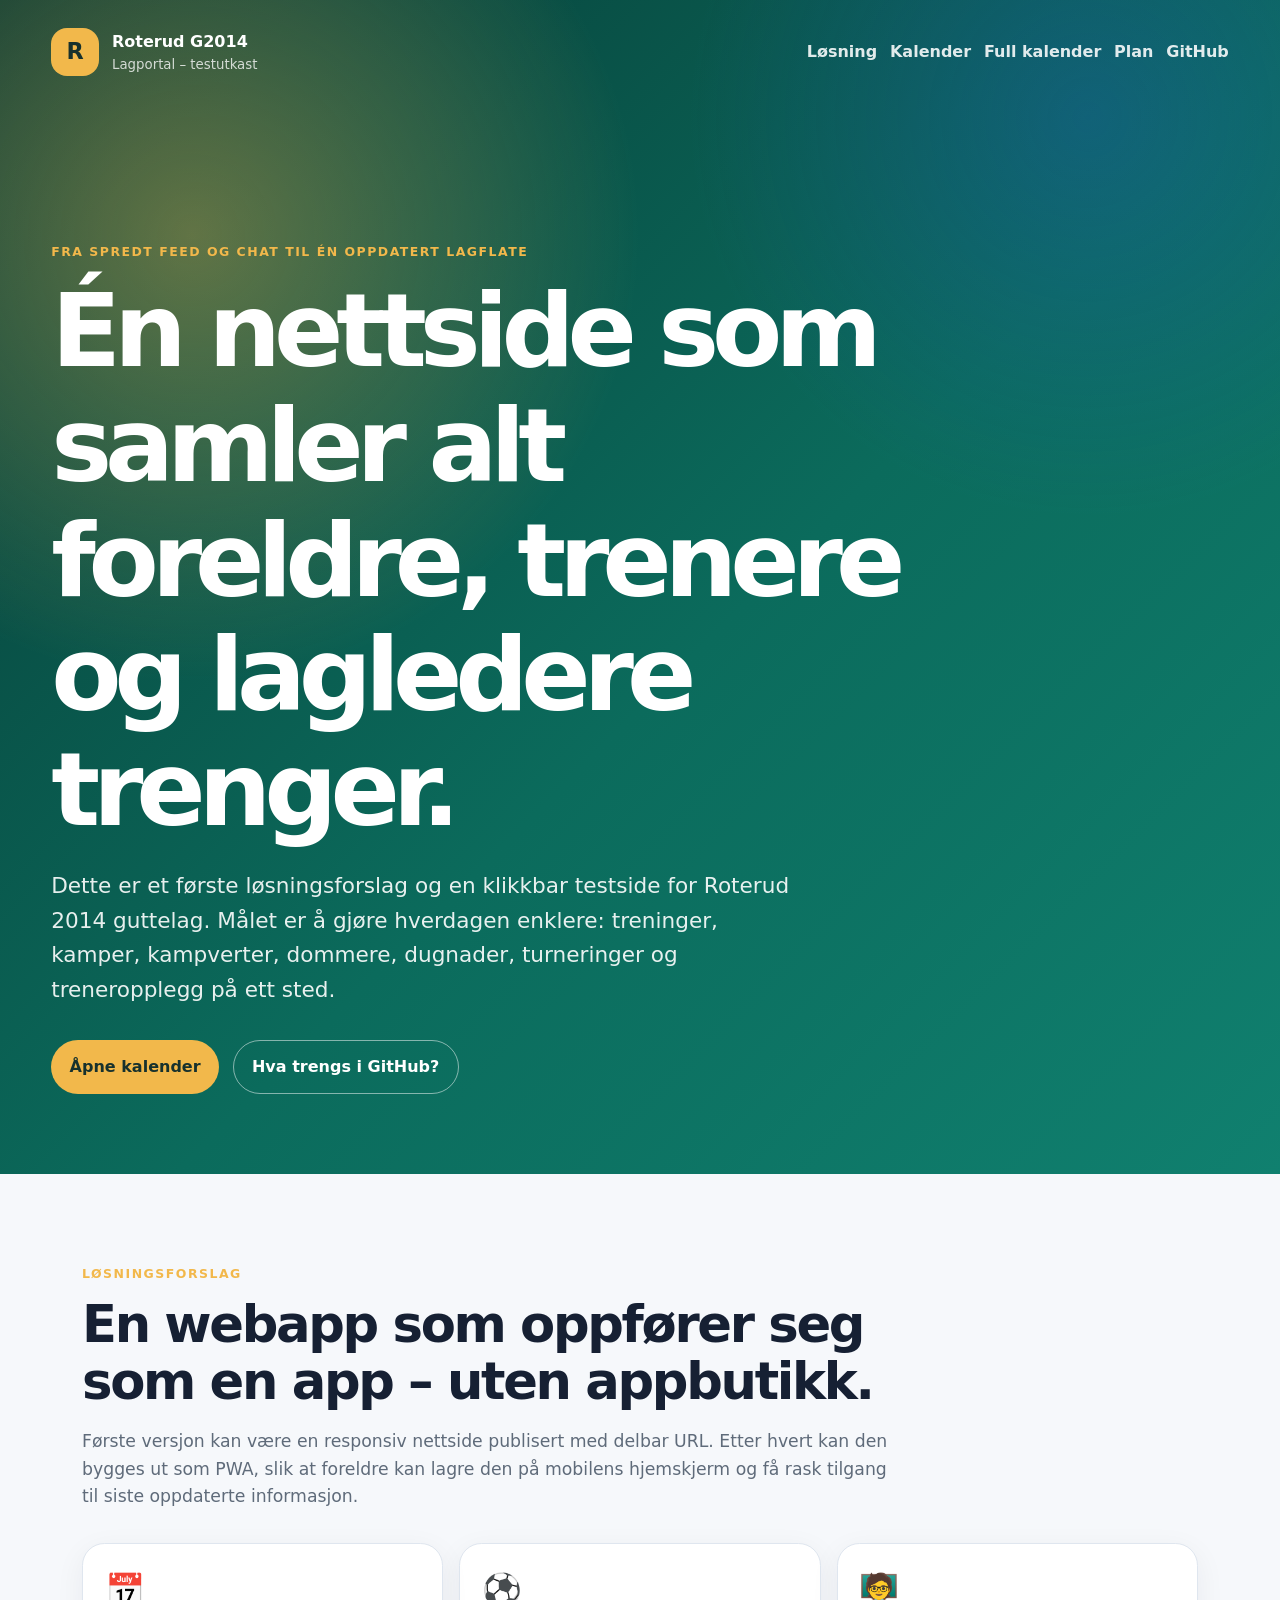
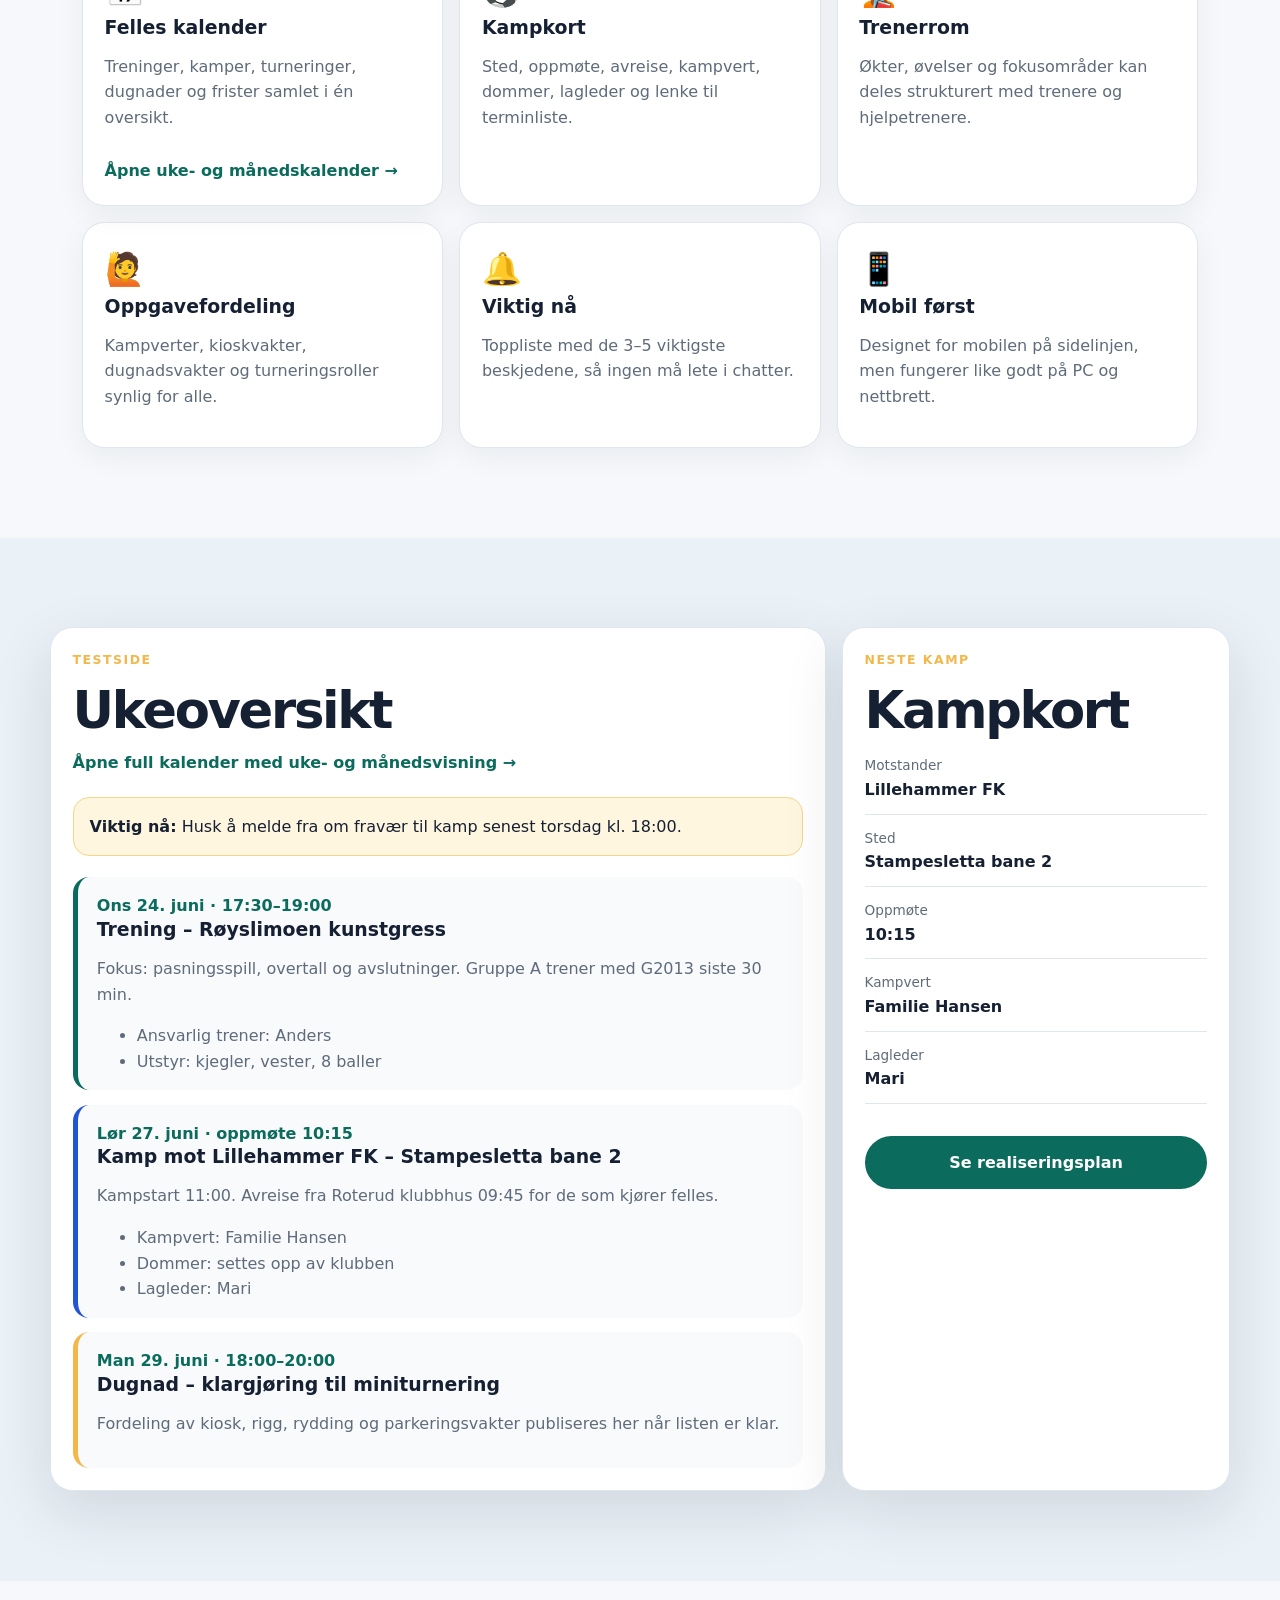
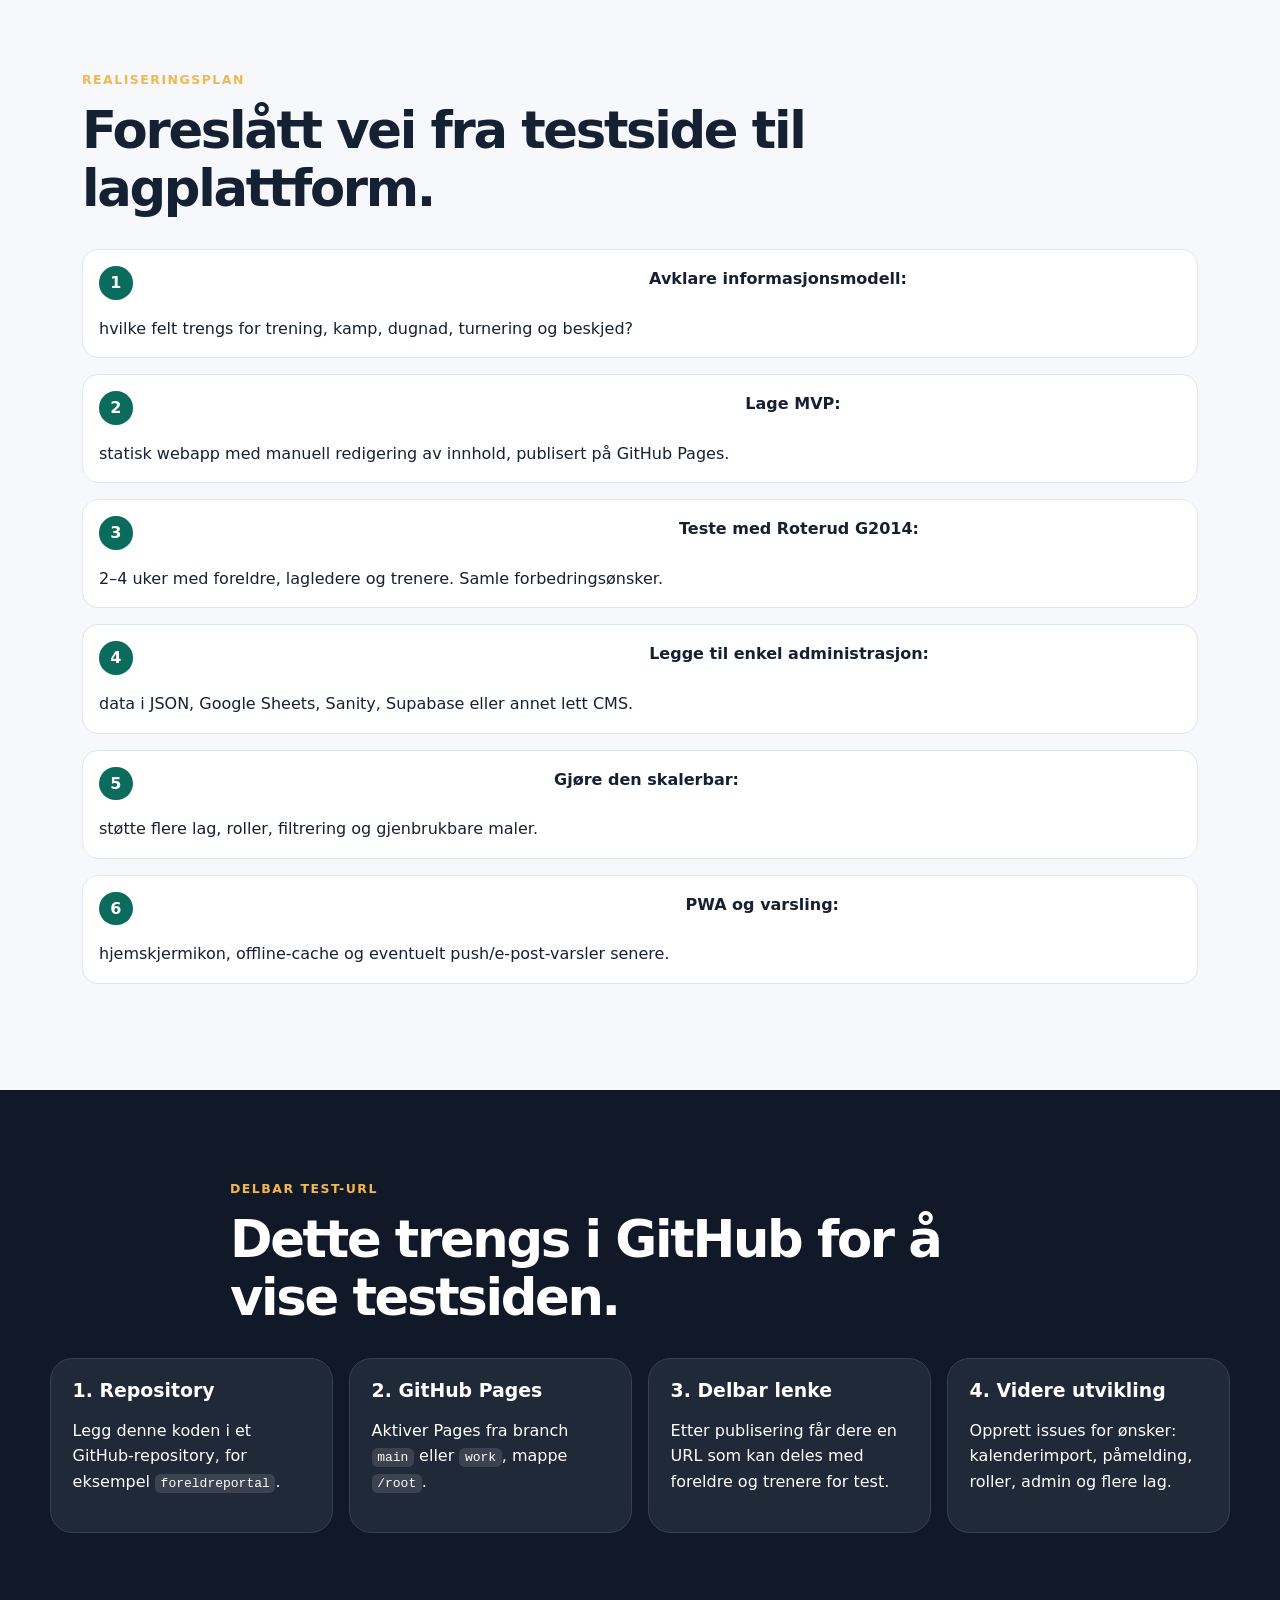
<file: index.html>
<!doctype html>
<html lang="no">
  <head>
    <meta charset="utf-8" />
    <meta name="viewport" content="width=device-width, initial-scale=1" />
    <title>Roterud G2014 – lagportal</title>
    <meta
      name="description"
      content="Testside for en samlet informasjonsportal for Roterud G2014 med treninger, kamper, dugnader, turneringer og trenerplaner."
    />
    <link rel="stylesheet" href="styles.css" />
  </head>
  <body>
    <header class="hero">
      <nav class="topbar" aria-label="Hovednavigasjon">
        <a class="brand" href="#top" aria-label="Til toppen">
          <span class="brand__mark">R</span>
          <span>
            <strong>Roterud G2014</strong>
            <small>Lagportal – testutkast</small>
          </span>
        </a>
        <div class="topbar__links">
          <a href="#losning">Løsning</a>
          <a href="#kalender">Kalender</a>
          <a href="kalender.html">Full kalender</a>
          <a href="#plan">Plan</a>
          <a href="#github">GitHub</a>
        </div>
      </nav>

      <section id="top" class="hero__content">
        <p class="eyebrow">Fra spredt feed og chat til én oppdatert lagflate</p>
        <h1>Én nettside som samler alt foreldre, trenere og lagledere trenger.</h1>
        <p class="hero__lead">
          Dette er et første løsningsforslag og en klikkbar testside for Roterud 2014 guttelag.
          Målet er å gjøre hverdagen enklere: treninger, kamper, kampverter, dommere,
          dugnader, turneringer og treneropplegg på ett sted.
        </p>
        <div class="hero__actions">
          <a class="button button--primary" href="kalender.html">Åpne kalender</a>
          <a class="button button--secondary" href="#github">Hva trengs i GitHub?</a>
        </div>
      </section>
    </header>

    <main>
      <section class="section" id="losning">
        <div class="section__intro">
          <p class="eyebrow">Løsningsforslag</p>
          <h2>En webapp som oppfører seg som en app – uten appbutikk.</h2>
          <p>
            Første versjon kan være en responsiv nettside publisert med delbar URL. Etter hvert
            kan den bygges ut som PWA, slik at foreldre kan lagre den på mobilens hjemskjerm og
            få rask tilgang til siste oppdaterte informasjon.
          </p>
        </div>

        <div class="cards cards--three">
          <a class="card card--link" href="kalender.html" aria-label="Åpne full kalender med uke- og månedsvisning">
            <span class="card__icon">📅</span>
            <h3>Felles kalender</h3>
            <p>Treninger, kamper, turneringer, dugnader og frister samlet i én oversikt.</p>
            <span class="card__cta">Åpne uke- og månedskalender →</span>
          </a>
          <article class="card">
            <span class="card__icon">⚽</span>
            <h3>Kampkort</h3>
            <p>Sted, oppmøte, avreise, kampvert, dommer, lagleder og lenke til terminliste.</p>
          </article>
          <article class="card">
            <span class="card__icon">🧑‍🏫</span>
            <h3>Trenerrom</h3>
            <p>Økter, øvelser og fokusområder kan deles strukturert med trenere og hjelpetrenere.</p>
          </article>
          <article class="card">
            <span class="card__icon">🙋</span>
            <h3>Oppgavefordeling</h3>
            <p>Kampverter, kioskvakter, dugnadsvakter og turneringsroller synlig for alle.</p>
          </article>
          <article class="card">
            <span class="card__icon">🔔</span>
            <h3>Viktig nå</h3>
            <p>Toppliste med de 3–5 viktigste beskjedene, så ingen må lete i chatter.</p>
          </article>
          <article class="card">
            <span class="card__icon">📱</span>
            <h3>Mobil først</h3>
            <p>Designet for mobilen på sidelinjen, men fungerer like godt på PC og nettbrett.</p>
          </article>
        </div>
      </section>

      <section class="section section--tint" id="kalender">
        <div class="dashboard">
          <div class="panel panel--wide">
            <p class="eyebrow">Testside</p>
            <h2>Ukeoversikt</h2>
            <a class="inline-link" href="kalender.html">Åpne full kalender med uke- og månedsvisning →</a>
            <div class="notice">
              <strong>Viktig nå:</strong> Husk å melde fra om fravær til kamp senest torsdag kl. 18:00.
            </div>
            <div class="timeline">
              <article class="event event--training">
                <time datetime="2026-06-24">Ons 24. juni · 17:30–19:00</time>
                <h3>Trening – Røyslimoen kunstgress</h3>
                <p>Fokus: pasningsspill, overtall og avslutninger. Gruppe A trener med G2013 siste 30 min.</p>
                <ul>
                  <li>Ansvarlig trener: Anders</li>
                  <li>Utstyr: kjegler, vester, 8 baller</li>
                </ul>
              </article>
              <article class="event event--match">
                <time datetime="2026-06-27">Lør 27. juni · oppmøte 10:15</time>
                <h3>Kamp mot Lillehammer FK – Stampesletta bane 2</h3>
                <p>Kampstart 11:00. Avreise fra Roterud klubbhus 09:45 for de som kjører felles.</p>
                <ul>
                  <li>Kampvert: Familie Hansen</li>
                  <li>Dommer: settes opp av klubben</li>
                  <li>Lagleder: Mari</li>
                </ul>
              </article>
              <article class="event event--dugnad">
                <time datetime="2026-06-29">Man 29. juni · 18:00–20:00</time>
                <h3>Dugnad – klargjøring til miniturnering</h3>
                <p>Fordeling av kiosk, rigg, rydding og parkeringsvakter publiseres her når listen er klar.</p>
              </article>
            </div>
          </div>

          <aside class="panel">
            <p class="eyebrow">Neste kamp</p>
            <h2>Kampkort</h2>
            <dl class="factlist">
              <div><dt>Motstander</dt><dd>Lillehammer FK</dd></div>
              <div><dt>Sted</dt><dd>Stampesletta bane 2</dd></div>
              <div><dt>Oppmøte</dt><dd>10:15</dd></div>
              <div><dt>Kampvert</dt><dd>Familie Hansen</dd></div>
              <div><dt>Lagleder</dt><dd>Mari</dd></div>
            </dl>
            <a class="button button--full" href="#plan">Se realiseringsplan</a>
          </aside>
        </div>
      </section>

      <section class="section" id="plan">
        <div class="section__intro">
          <p class="eyebrow">Realiseringsplan</p>
          <h2>Foreslått vei fra testside til lagplattform.</h2>
        </div>
        <ol class="steps">
          <li><strong>Avklare informasjonsmodell:</strong> hvilke felt trengs for trening, kamp, dugnad, turnering og beskjed?</li>
          <li><strong>Lage MVP:</strong> statisk webapp med manuell redigering av innhold, publisert på GitHub Pages.</li>
          <li><strong>Teste med Roterud G2014:</strong> 2–4 uker med foreldre, lagledere og trenere. Samle forbedringsønsker.</li>
          <li><strong>Legge til enkel administrasjon:</strong> data i JSON, Google Sheets, Sanity, Supabase eller annet lett CMS.</li>
          <li><strong>Gjøre den skalerbar:</strong> støtte flere lag, roller, filtrering og gjenbrukbare maler.</li>
          <li><strong>PWA og varsling:</strong> hjemskjermikon, offline-cache og eventuelt push/e-post-varsler senere.</li>
        </ol>
      </section>

      <section class="section section--dark" id="github">
        <div class="section__intro">
          <p class="eyebrow">Delbar test-URL</p>
          <h2>Dette trengs i GitHub for å vise testsiden.</h2>
        </div>
        <div class="github-grid">
          <article>
            <h3>1. Repository</h3>
            <p>Legg denne koden i et GitHub-repository, for eksempel <code>foreldreportal</code>.</p>
          </article>
          <article>
            <h3>2. GitHub Pages</h3>
            <p>Aktiver Pages fra branch <code>main</code> eller <code>work</code>, mappe <code>/root</code>.</p>
          </article>
          <article>
            <h3>3. Delbar lenke</h3>
            <p>Etter publisering får dere en URL som kan deles med foreldre og trenere for test.</p>
          </article>
          <article>
            <h3>4. Videre utvikling</h3>
            <p>Opprett issues for ønsker: kalenderimport, påmelding, roller, admin og flere lag.</p>
          </article>
        </div>
      </section>
    </main>
  </body>
</html>
</file>
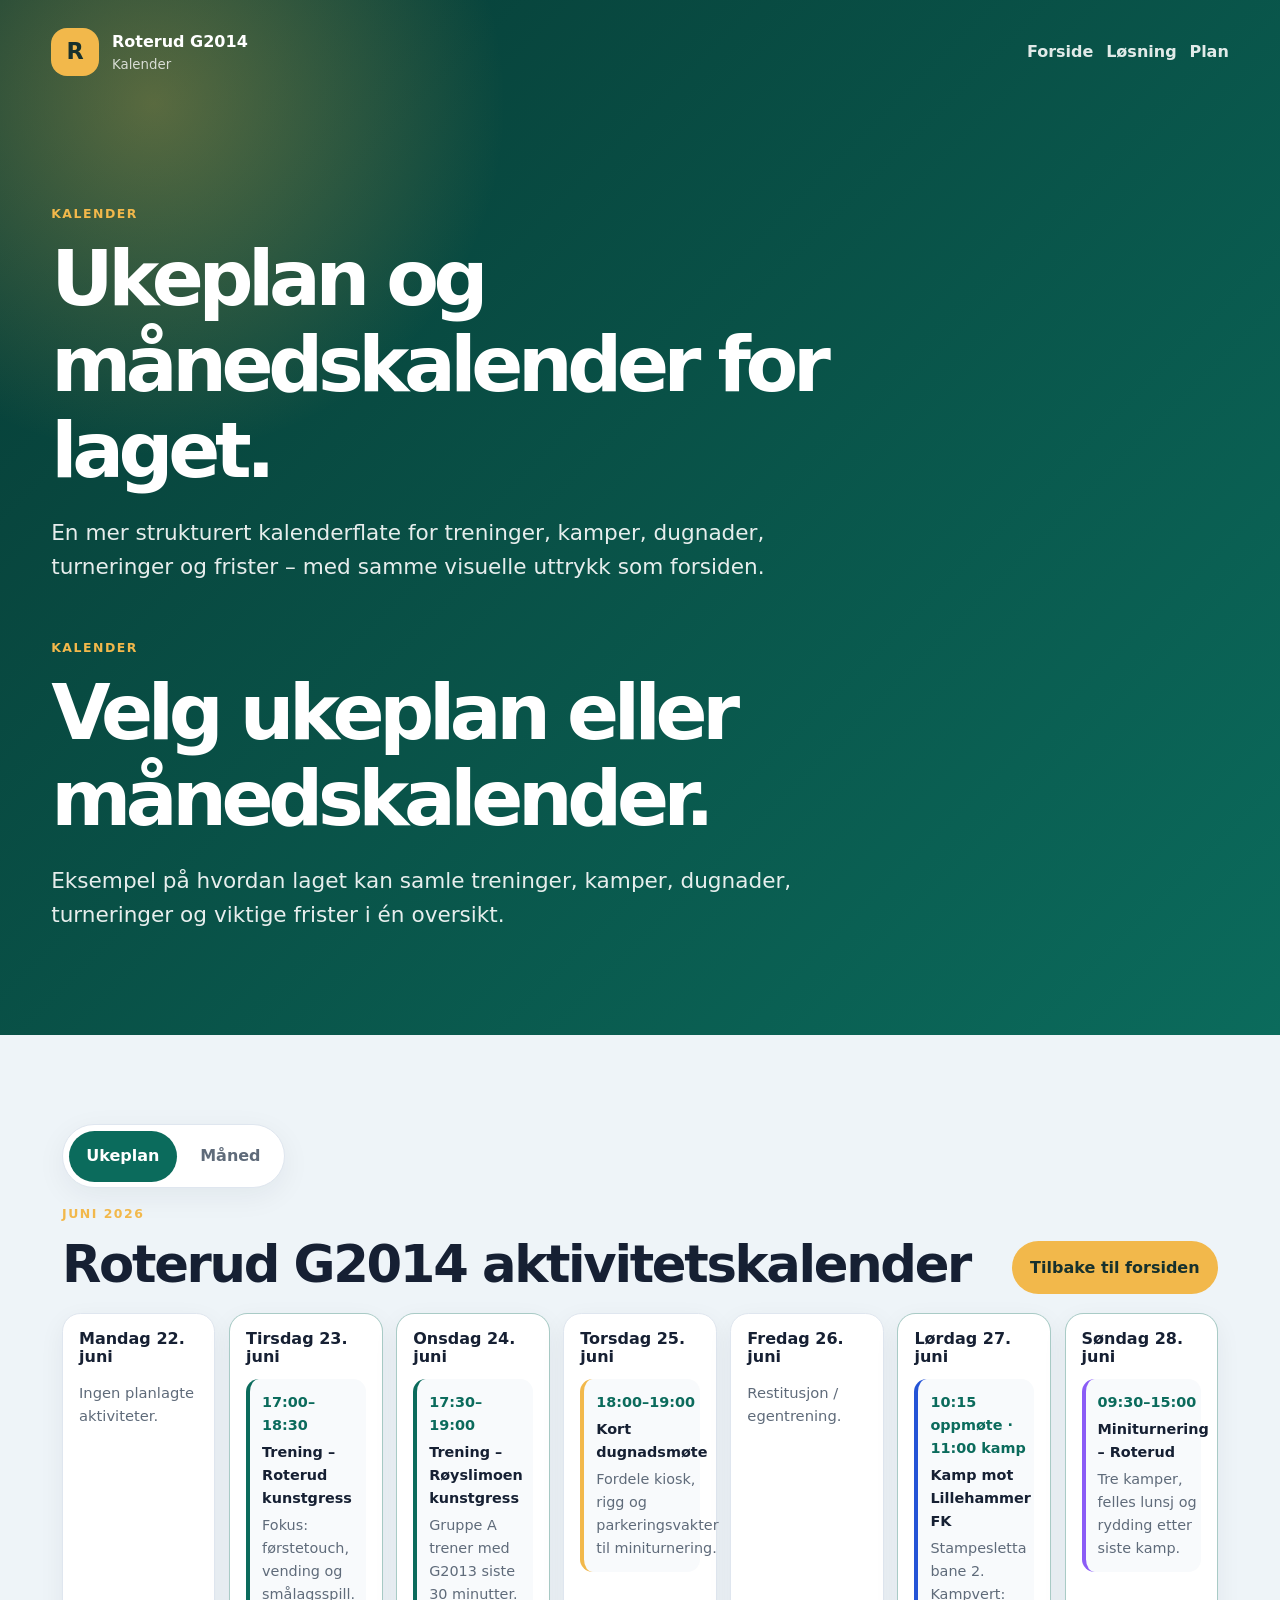
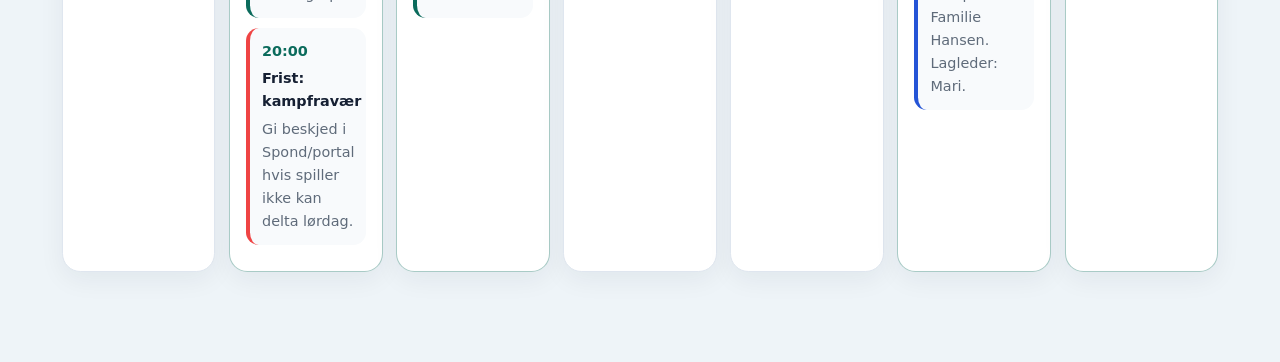
<file: kalender.html>
<!doctype html>
<html lang="no">
  <head>
    <meta charset="utf-8" />
    <meta name="viewport" content="width=device-width, initial-scale=1" />
    <title>Kalender – Roterud G2014</title>
    <meta
      name="description"
      content="Uke- og månedskalender for Roterud G2014 med eksempelaktiviteter for treninger, kamper, dugnader og turneringer."
    />
    <link rel="stylesheet" href="styles.css" />
  </head>
  <body class="page">
    <header class="subhero">
      <nav class="topbar" aria-label="Hovednavigasjon">
        <a class="brand" href="index.html" aria-label="Til forsiden">
          <span class="brand__mark">R</span>
          <span>
            <strong>Roterud G2014</strong>
            <small>Kalender</small>
          </span>
        </a>
        <div class="topbar__links">
          <a href="index.html">Forside</a>
          <a href="index.html#losning">Løsning</a>
          <a href="index.html#plan">Plan</a>
        </div>
      </nav>
      <div class="subhero__content calendar-hero-card">
        <p class="eyebrow">Kalender</p>
        <h1>Ukeplan og månedskalender for laget.</h1>
        <p class="hero__lead">
          En mer strukturert kalenderflate for treninger, kamper, dugnader, turneringer og frister – med samme visuelle uttrykk som forsiden.
      <div class="subhero__content">
        <p class="eyebrow">Kalender</p>
        <h1>Velg ukeplan eller månedskalender.</h1>
        <p class="hero__lead">
          Eksempel på hvordan laget kan samle treninger, kamper, dugnader, turneringer og viktige frister i én oversikt.
        </p>
      </div>
    </header>

    <main class="section calendar-page">
      <section class="calendar-switch" aria-label="Kalendervisning">
        <input type="radio" name="view" id="week-view" checked />
        <input type="radio" name="view" id="month-view" />

        <div class="view-toggle" role="tablist" aria-label="Velg visning">
          <label for="week-view" role="tab">Ukeplan</label>
          <label for="month-view" role="tab">Måned</label>
        </div>

        <div class="calendar-toolbar">
          <div>
            <p class="eyebrow">Juni 2026</p>
            <h2>Roterud G2014 aktivitetskalender</h2>
          </div>
          <a class="button button--primary" href="index.html#kalender">Tilbake til forsiden</a>
        </div>

        <section class="week-view calendar-view" aria-labelledby="week-heading">
          <h2 id="week-heading" class="sr-only">Ukeplan for uke 26</h2>
          <div class="week-grid">
            <article class="day-card">
              <h3>Mandag 22. juni</h3>
              <p class="empty-state">Ingen planlagte aktiviteter.</p>
            </article>
            <article class="day-card day-card--active">
              <h3>Tirsdag 23. juni</h3>
              <div class="activity activity--training">
                <time>17:00–18:30</time>
                <strong>Trening – Roterud kunstgress</strong>
                <span>Fokus: førstetouch, vending og smålagsspill.</span>
              </div>
              <div class="activity activity--info">
                <time>20:00</time>
                <strong>Frist: kampfravær</strong>
                <span>Gi beskjed i Spond/portal hvis spiller ikke kan delta lørdag.</span>
              </div>
            </article>
            <article class="day-card day-card--active">
              <h3>Onsdag 24. juni</h3>
              <div class="activity activity--training">
                <time>17:30–19:00</time>
                <strong>Trening – Røyslimoen kunstgress</strong>
                <span>Gruppe A trener med G2013 siste 30 minutter.</span>
              </div>
            </article>
            <article class="day-card">
              <h3>Torsdag 25. juni</h3>
              <div class="activity activity--dugnad">
                <time>18:00–19:00</time>
                <strong>Kort dugnadsmøte</strong>
                <span>Fordele kiosk, rigg og parkeringsvakter til miniturnering.</span>
              </div>
            </article>
            <article class="day-card">
              <h3>Fredag 26. juni</h3>
              <p class="empty-state">Restitusjon / egentrening.</p>
            </article>
            <article class="day-card day-card--active">
              <h3>Lørdag 27. juni</h3>
              <div class="activity activity--match">
                <time>10:15 oppmøte · 11:00 kamp</time>
                <strong>Kamp mot Lillehammer FK</strong>
                <span>Stampesletta bane 2. Kampvert: Familie Hansen. Lagleder: Mari.</span>
              </div>
            </article>
            <article class="day-card day-card--active">
              <h3>Søndag 28. juni</h3>
              <div class="activity activity--cup">
                <time>09:30–15:00</time>
                <strong>Miniturnering – Roterud</strong>
                <span>Tre kamper, felles lunsj og rydding etter siste kamp.</span>
              </div>
            </article>
          </div>
        </section>

        <section class="month-view calendar-view" aria-labelledby="month-heading">
          <div class="table-card">
            <div class="table-card__header">
              <div>
                <p class="eyebrow">Måned</p>
                <h2 id="month-heading">Månedskalender juni 2026</h2>
              </div>
              <a class="button button--primary" href="index.html#kalender">Tilbake til forsiden</a>
            </div>
            <div class="table-wrap">
              <table class="month-table">
                <caption>Månedskalender for juni 2026</caption>
                <thead>
                  <tr>
                    <th scope="col">Mandag</th>
                    <th scope="col">Tirsdag</th>
                    <th scope="col">Onsdag</th>
                    <th scope="col">Torsdag</th>
                    <th scope="col">Fredag</th>
                    <th scope="col">Lørdag</th>
                    <th scope="col">Søndag</th>
                  </tr>
                </thead>
                <tbody>
                  <tr>
                    <td><strong>1</strong></td>
                    <td><strong>2</strong></td>
                    <td><strong>3</strong><span class="month-event badge--training">Trening</span></td>
                    <td><strong>4</strong></td>
                    <td><strong>5</strong></td>
                    <td><strong>6</strong><span class="month-event badge--match">Kamp</span></td>
                    <td><strong>7</strong></td>
                  </tr>
                  <tr>
                    <td><strong>8</strong></td>
                    <td><strong>9</strong><span class="month-event badge--training">Trening</span></td>
                    <td><strong>10</strong></td>
                    <td><strong>11</strong><span class="month-event badge--dugnad">Dugnad</span></td>
                    <td><strong>12</strong></td>
                    <td><strong>13</strong><span class="month-event badge--cup">Cup</span></td>
                    <td><strong>14</strong></td>
                  </tr>
                  <tr>
                    <td><strong>15</strong></td>
                    <td><strong>16</strong><span class="month-event badge--training">Trening</span></td>
                    <td><strong>17</strong><span class="month-event badge--training">Trening</span></td>
                    <td><strong>18</strong></td>
                    <td><strong>19</strong></td>
                    <td><strong>20</strong><span class="month-event badge--match">Kamp</span></td>
                    <td><strong>21</strong></td>
                  </tr>
                  <tr>
                    <td class="is-today"><strong>22</strong></td>
                    <td><strong>23</strong><span class="month-event badge--training">Trening</span><span class="month-event badge--info">Frist</span></td>
                    <td><strong>24</strong><span class="month-event badge--training">Trening</span></td>
                    <td><strong>25</strong><span class="month-event badge--dugnad">Dugnadsmøte</span></td>
                    <td><strong>26</strong></td>
                    <td><strong>27</strong><span class="month-event badge--match">Kamp</span></td>
                    <td><strong>28</strong><span class="month-event badge--cup">Turnering</span></td>
                  </tr>
                  <tr>
                    <td><strong>29</strong><span class="month-event badge--dugnad">Dugnad</span></td>
                    <td><strong>30</strong><span class="month-event badge--training">Trening</span></td>
                    <td class="is-muted">1</td>
                    <td class="is-muted">2</td>
                    <td class="is-muted">3</td>
                    <td class="is-muted">4</td>
                    <td class="is-muted">5</td>
                  </tr>
                </tbody>
              </table>
            </div>
          <h2 id="month-heading" class="sr-only">Månedskalender for juni 2026</h2>
          <div class="month-grid" aria-label="Månedskalender juni 2026">
            <span class="weekday">Man</span><span class="weekday">Tir</span><span class="weekday">Ons</span><span class="weekday">Tor</span><span class="weekday">Fre</span><span class="weekday">Lør</span><span class="weekday">Søn</span>
            <div class="month-day"><span>1</span></div>
            <div class="month-day"><span>2</span></div>
            <div class="month-day"><span>3</span><small class="dot dot--training">Trening</small></div>
            <div class="month-day"><span>4</span></div>
            <div class="month-day"><span>5</span></div>
            <div class="month-day"><span>6</span><small class="dot dot--match">Kamp</small></div>
            <div class="month-day"><span>7</span></div>
            <div class="month-day"><span>8</span></div>
            <div class="month-day"><span>9</span><small class="dot dot--training">Trening</small></div>
            <div class="month-day"><span>10</span></div>
            <div class="month-day"><span>11</span><small class="dot dot--dugnad">Dugnad</small></div>
            <div class="month-day"><span>12</span></div>
            <div class="month-day"><span>13</span><small class="dot dot--cup">Cup</small></div>
            <div class="month-day"><span>14</span></div>
            <div class="month-day"><span>15</span></div>
            <div class="month-day"><span>16</span><small class="dot dot--training">Trening</small></div>
            <div class="month-day"><span>17</span><small class="dot dot--training">Trening</small></div>
            <div class="month-day"><span>18</span></div>
            <div class="month-day"><span>19</span></div>
            <div class="month-day"><span>20</span><small class="dot dot--match">Kamp</small></div>
            <div class="month-day"><span>21</span></div>
            <div class="month-day month-day--today"><span>22</span></div>
            <div class="month-day"><span>23</span><small class="dot dot--training">Trening</small><small class="dot dot--info">Frist</small></div>
            <div class="month-day"><span>24</span><small class="dot dot--training">Trening</small></div>
            <div class="month-day"><span>25</span><small class="dot dot--dugnad">Dugnadsmøte</small></div>
            <div class="month-day"><span>26</span></div>
            <div class="month-day"><span>27</span><small class="dot dot--match">Kamp</small></div>
            <div class="month-day"><span>28</span><small class="dot dot--cup">Turnering</small></div>
            <div class="month-day"><span>29</span><small class="dot dot--dugnad">Dugnad</small></div>
            <div class="month-day"><span>30</span><small class="dot dot--training">Trening</small></div>
          </div>
        </section>
      </section>
    </main>
  </body>
</html>
</file>
<file: styles.css>
:root {
  color-scheme: light;
  --bg: #f6f8fb;
  --card: #ffffff;
  --ink: #162033;
  --muted: #5f6b7a;
  --brand: #0b6b5c;
  --brand-2: #f2b84b;
  --blue: #2454d6;
  --line: #dfe6ef;
  --shadow: 0 20px 60px rgba(22, 32, 51, 0.12);
}

* { box-sizing: border-box; }
html { scroll-behavior: smooth; }
body {
  margin: 0;
  font-family: Inter, ui-sans-serif, system-ui, -apple-system, BlinkMacSystemFont, "Segoe UI", sans-serif;
  background: var(--bg);
  color: var(--ink);
  line-height: 1.6;
}

a { color: inherit; text-decoration: none; }

.hero {
  min-height: 86vh;
  background:
    radial-gradient(circle at 15% 20%, rgba(242, 184, 75, 0.38), transparent 28rem),
    radial-gradient(circle at 85% 10%, rgba(36, 84, 214, 0.25), transparent 25rem),
    linear-gradient(135deg, #073b35 0%, #0b6b5c 55%, #10806f 100%);
  color: white;
  padding: 1.25rem clamp(1rem, 4vw, 4rem) 5rem;
}

.topbar,
.hero__content,
.section {
  max-width: 1180px;
  margin: 0 auto;
}

.topbar {
  display: flex;
  justify-content: space-between;
  gap: 1rem;
  align-items: center;
  padding: 0.5rem 0 4rem;
}

.brand { display: flex; align-items: center; gap: 0.8rem; }
.brand__mark {
  display: grid;
  place-items: center;
  width: 3rem;
  height: 3rem;
  border-radius: 1rem;
  background: var(--brand-2);
  color: #17312d;
  font-weight: 900;
  font-size: 1.4rem;
}
.brand small { display: block; opacity: 0.78; }

.topbar__links { display: flex; flex-wrap: wrap; gap: 0.8rem; font-weight: 700; }
.topbar__links a { opacity: 0.88; }
.topbar__links a:hover { opacity: 1; }

.hero__content { padding-top: clamp(2rem, 8vw, 7rem); }
.eyebrow {
  margin: 0 0 0.75rem;
  color: var(--brand-2);
  font-weight: 850;
  letter-spacing: 0.12em;
  text-transform: uppercase;
  font-size: 0.78rem;
}

h1, h2, h3 { line-height: 1.12; margin: 0; }
h1 { max-width: 900px; font-size: clamp(2.7rem, 8vw, 6.8rem); letter-spacing: -0.07em; }
h2 { font-size: clamp(2rem, 4vw, 3.2rem); letter-spacing: -0.045em; }
h3 { font-size: 1.18rem; }

.hero__lead { max-width: 760px; font-size: clamp(1.1rem, 2vw, 1.35rem); opacity: 0.9; }
.hero__actions { display: flex; flex-wrap: wrap; gap: 0.85rem; margin-top: 2rem; }
.button {
  display: inline-flex;
  justify-content: center;
  align-items: center;
  min-height: 3rem;
  padding: 0.85rem 1.15rem;
  border-radius: 999px;
  font-weight: 850;
}
.button--primary { background: var(--brand-2); color: #17312d; }
.button--secondary { border: 1px solid rgba(255,255,255,0.5); color: white; }
.button--full { width: 100%; background: var(--brand); color: white; margin-top: 1rem; }

.section { padding: clamp(3rem, 7vw, 6rem) clamp(1rem, 4vw, 2rem); }
.section--tint { max-width: none; background: #eaf1f7; }
.section--tint > * { max-width: 1180px; margin-inline: auto; }
.section--dark { max-width: none; background: #111827; color: white; }
.section--dark > * { max-width: 1180px; margin-inline: auto; }
.section__intro { max-width: 820px; margin-bottom: 2rem; }
.section__intro p:not(.eyebrow) { color: var(--muted); font-size: 1.08rem; }
.section--dark .section__intro p:not(.eyebrow) { color: #c9d2df; }

.cards { display: grid; gap: 1rem; }
.cards--three { grid-template-columns: repeat(3, minmax(0, 1fr)); }
.card, .panel, .github-grid article {
  background: var(--card);
  border: 1px solid var(--line);
  border-radius: 1.4rem;
  padding: 1.35rem;
  box-shadow: 0 8px 30px rgba(22, 32, 51, 0.06);
}
.card__icon { font-size: 2rem; }
.card p, .event p, .event li { color: var(--muted); }

.dashboard { display: grid; grid-template-columns: 1.7fr 0.85fr; gap: 1rem; }
.panel { box-shadow: var(--shadow); }
.notice {
  margin: 1.3rem 0;
  padding: 1rem;
  border-radius: 1rem;
  background: #fff6df;
  border: 1px solid #f5d58a;
}
.timeline { display: grid; gap: 0.9rem; }
.event { border-left: 0.35rem solid var(--brand); padding: 1rem 1rem 1rem 1.2rem; background: #f8fafc; border-radius: 1rem; }
.event--match { border-color: var(--blue); }
.event--dugnad { border-color: var(--brand-2); }
.event time { color: var(--brand); font-weight: 850; }
.event ul { margin-bottom: 0; }

.factlist { display: grid; gap: 0.8rem; }
.factlist div { border-bottom: 1px solid var(--line); padding-bottom: 0.7rem; }
.factlist dt { color: var(--muted); font-size: 0.85rem; }
.factlist dd { margin: 0; font-weight: 850; }

.steps { display: grid; gap: 1rem; padding: 0; list-style: none; counter-reset: step; }
.steps li {
  counter-increment: step;
  display: grid;
  grid-template-columns: auto 1fr;
  gap: 1rem;
  align-items: start;
  background: white;
  border: 1px solid var(--line);
  border-radius: 1rem;
  padding: 1rem;
}
.steps li::before {
  content: counter(step);
  display: grid;
  place-items: center;
  width: 2.1rem;
  height: 2.1rem;
  border-radius: 50%;
  background: var(--brand);
  color: white;
  font-weight: 900;
}

.github-grid { display: grid; grid-template-columns: repeat(4, minmax(0, 1fr)); gap: 1rem; }
.github-grid article { background: #1f2937; border-color: #374151; box-shadow: none; }
code { background: rgba(255,255,255,0.12); padding: 0.12rem 0.35rem; border-radius: 0.35rem; }

@media (max-width: 860px) {
  .topbar { align-items: flex-start; flex-direction: column; padding-bottom: 2rem; }
  .cards--three, .dashboard, .github-grid { grid-template-columns: 1fr; }
  .hero { min-height: auto; }
}

.card--link {
  display: block;
  transition: transform 160ms ease, box-shadow 160ms ease, border-color 160ms ease;
}
.card--link:hover,
.card--link:focus-visible {
  transform: translateY(-0.18rem);
  border-color: var(--brand);
  box-shadow: var(--shadow);
  outline: none;
}
.card__cta,
.inline-link {
  display: inline-flex;
  margin-top: 0.7rem;
  color: var(--brand);
  font-weight: 850;
}

.page { background: #eef4f8; }
.subhero {
  background:
    radial-gradient(circle at 12% 10%, rgba(242, 184, 75, 0.35), transparent 22rem),
    linear-gradient(135deg, #073b35 0%, #0b6b5c 100%);
  color: white;
  padding: 1.25rem clamp(1rem, 4vw, 4rem) 4rem;
}
.subhero__content { max-width: 1180px; margin: 0 auto; padding-top: 2rem; }
.subhero h1 { font-size: clamp(2.3rem, 6vw, 5rem); }

.calendar-page { max-width: 1220px; }
.calendar-switch > input { position: absolute; inline-size: 1px; block-size: 1px; opacity: 0; pointer-events: none; }
.view-toggle {
  display: inline-flex;
  gap: 0.35rem;
  padding: 0.35rem;
  margin-bottom: 1rem;
  border-radius: 999px;
  background: white;
  border: 1px solid var(--line);
  box-shadow: 0 8px 30px rgba(22, 32, 51, 0.06);
}
.view-toggle label {
  cursor: pointer;
  border-radius: 999px;
  padding: 0.8rem 1.1rem;
  font-weight: 900;
  color: var(--muted);
}
#week-view:checked ~ .view-toggle label[for="week-view"],
#month-view:checked ~ .view-toggle label[for="month-view"] {
  background: var(--brand);
  color: white;
}
.calendar-toolbar {
  display: flex;
  justify-content: space-between;
  gap: 1rem;
  align-items: end;
  margin-bottom: 1.2rem;
}
.calendar-toolbar .button--primary { color: #17312d; }
.calendar-view { display: none; }
#week-view:checked ~ .week-view,
#month-view:checked ~ .month-view { display: block; }

.week-grid { display: grid; grid-template-columns: repeat(7, minmax(0, 1fr)); gap: 0.85rem; }
.day-card {
  min-height: 15rem;
  background: white;
  border: 1px solid var(--line);
  border-radius: 1.15rem;
  padding: 1rem;
  box-shadow: 0 8px 26px rgba(22, 32, 51, 0.06);
}
.day-card--active { border-color: rgba(11, 107, 92, 0.35); }
.day-card h3 { font-size: 1rem; margin-bottom: 0.8rem; }
.empty-state { color: var(--muted); font-size: 0.92rem; }
.activity {
  display: grid;
  gap: 0.25rem;
  margin-bottom: 0.65rem;
  padding: 0.75rem;
  border-radius: 0.8rem;
  background: #f8fafc;
  border-left: 0.28rem solid var(--brand);
  font-size: 0.9rem;
}
.activity time { color: var(--brand); font-weight: 900; }
.activity span { color: var(--muted); }
.activity--match { border-color: var(--blue); }
.activity--dugnad { border-color: var(--brand-2); }
.activity--cup { border-color: #8b5cf6; }
.activity--info { border-color: #ef4444; }

.month-grid {
  display: grid;
  grid-template-columns: repeat(7, minmax(0, 1fr));
  gap: 0.55rem;
}
.weekday {
  color: var(--muted);
  font-weight: 900;
  text-align: center;
  padding: 0.5rem;
}
.month-day {
  min-height: 7.6rem;
  background: white;
  border: 1px solid var(--line);
  border-radius: 1rem;
  padding: 0.7rem;
  box-shadow: 0 8px 26px rgba(22, 32, 51, 0.05);
}
.month-day > span { font-weight: 950; }
.month-day--today { outline: 3px solid rgba(242, 184, 75, 0.8); }
.dot {
  display: block;
  margin-top: 0.4rem;
  padding: 0.25rem 0.45rem;
  border-radius: 999px;
  color: white;
  font-weight: 850;
  font-size: 0.76rem;
}
.dot--training { background: var(--brand); }
.dot--match { background: var(--blue); }
.dot--dugnad { background: #b7791f; }
.dot--cup { background: #7c3aed; }
.dot--info { background: #dc2626; }
.sr-only {
  position: absolute;
  width: 1px;
  height: 1px;
  padding: 0;
  margin: -1px;
  overflow: hidden;
  clip: rect(0, 0, 0, 0);
  white-space: nowrap;
  border: 0;
}

@media (max-width: 1080px) {
  .week-grid { grid-template-columns: repeat(2, minmax(0, 1fr)); }
  .month-grid { font-size: 0.92rem; }
  .month-day { min-height: 6.7rem; padding: 0.55rem; }
}

@media (max-width: 640px) {
  .calendar-toolbar { align-items: stretch; flex-direction: column; }
  .week-grid, .month-grid { grid-template-columns: 1fr; }
  .weekday { display: none; }
  .month-day { min-height: auto; }
  .view-toggle { width: 100%; }
  .view-toggle label { flex: 1; text-align: center; }
}

/* Refined calendar tables */
.card--link {
  cursor: pointer;
  min-height: 100%;
  position: relative;
}
.card--link::after {
  content: "";
  position: absolute;
  inset: 0;
  border-radius: inherit;
}
.page--calendar {
  background:
    radial-gradient(circle at 8% 8%, rgba(242, 184, 75, 0.2), transparent 22rem),
    radial-gradient(circle at 90% 12%, rgba(36, 84, 214, 0.14), transparent 28rem),
    #eef4f8;
}
.subhero--calendar {
  background:
    radial-gradient(circle at 18% 18%, rgba(242, 184, 75, 0.42), transparent 25rem),
    radial-gradient(circle at 88% 12%, rgba(36, 84, 214, 0.28), transparent 22rem),
    linear-gradient(135deg, #073b35 0%, #0b6b5c 58%, #10806f 100%);
}
.calendar-hero-card {
  padding: clamp(2rem, 5vw, 4rem) 0 1rem;
}
.calendar-shell > input {
  position: absolute;
  inline-size: 1px;
  block-size: 1px;
  opacity: 0;
  pointer-events: none;
}
.calendar-toolbar--framed {
  align-items: center;
  padding: 1.25rem;
  border: 1px solid rgba(11, 107, 92, 0.16);
  border-radius: 1.5rem;
  background: rgba(255, 255, 255, 0.86);
  box-shadow: var(--shadow);
  backdrop-filter: blur(10px);
}
.calendar-toolbar--framed p:not(.eyebrow) {
  margin: 0.45rem 0 0;
  color: var(--muted);
}
.table-card {
  overflow: hidden;
  border: 1px solid rgba(11, 107, 92, 0.16);
  border-radius: 1.6rem;
  background: white;
  box-shadow: var(--shadow);
}
.table-card__header {
  display: flex;
  justify-content: space-between;
  gap: 1rem;
  align-items: center;
  padding: 1.35rem;
  background:
    linear-gradient(135deg, rgba(11, 107, 92, 0.12), rgba(242, 184, 75, 0.18)),
    #ffffff;
  border-bottom: 1px solid var(--line);
}
.table-wrap { overflow-x: auto; }
.activity-table,
.month-table {
  width: 100%;
  border-collapse: separate;
  border-spacing: 0;
  min-width: 840px;
}
.activity-table caption,
.month-table caption {
  position: absolute;
  width: 1px;
  height: 1px;
  overflow: hidden;
  clip: rect(0, 0, 0, 0);
}
.activity-table th,
.activity-table td,
.month-table th,
.month-table td {
  padding: 1rem;
  border-bottom: 1px solid var(--line);
  vertical-align: top;
  text-align: left;
}
.activity-table thead th,
.month-table thead th {
  background: #0b6b5c;
  color: white;
  font-size: 0.82rem;
  letter-spacing: 0.06em;
  text-transform: uppercase;
}
.activity-table tbody th {
  color: #17312d;
  white-space: nowrap;
}
.activity-table tbody tr:nth-child(even) td,
.activity-table tbody tr:nth-child(even) th {
  background: #f8fbfa;
}
.activity-table tbody tr:hover td,
.activity-table tbody tr:hover th {
  background: #fff6df;
}
.badge,
.month-event {
  display: inline-flex;
  align-items: center;
  width: fit-content;
  border-radius: 999px;
  padding: 0.28rem 0.55rem;
  margin-right: 0.35rem;
  color: white;
  font-weight: 900;
  font-size: 0.76rem;
  line-height: 1;
}
.badge--training { background: var(--brand); }
.badge--match { background: var(--blue); }
.badge--dugnad { background: #b7791f; }
.badge--cup { background: #7c3aed; }
.badge--info { background: #dc2626; }
.badge--muted { background: #64748b; }
.month-table {
  table-layout: fixed;
  min-width: 920px;
}
.month-table thead th { text-align: center; }
.month-table td {
  height: 8.5rem;
  background: #ffffff;
}
.month-table tbody tr:nth-child(even) td { background: #fbfdfc; }
.month-table td strong {
  display: inline-grid;
  place-items: center;
  width: 2rem;
  height: 2rem;
  border-radius: 0.7rem;
  background: #eef4f8;
  color: #17312d;
}
.month-table td.is-today strong {
  background: var(--brand-2);
  color: #17312d;
}
.month-table td.is-today {
  box-shadow: inset 0 0 0 3px rgba(242, 184, 75, 0.85);
}
.month-table td.is-muted {
  color: #94a3b8;
  background: #f1f5f9;
}
.month-event {
  display: flex;
  margin: 0.45rem 0 0;
  white-space: normal;
}

@media (max-width: 760px) {
  .calendar-toolbar--framed,
  .table-card__header {
    align-items: stretch;
    flex-direction: column;
  }
  .calendar-toolbar--framed .view-toggle { width: 100%; }
}
</file>
